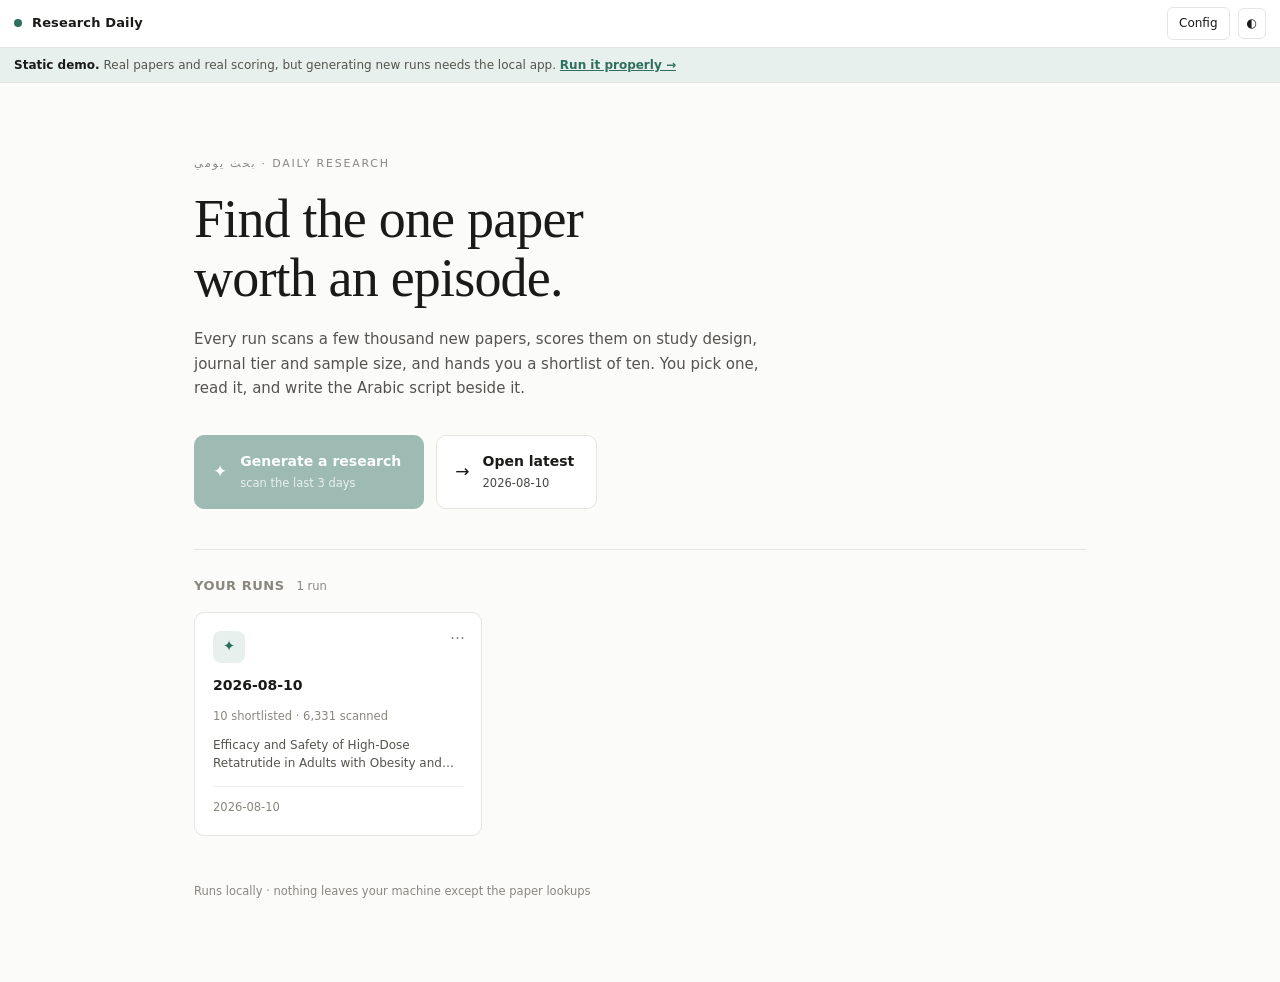
<file: docs/index.html>
<!doctype html>
<html lang="en">
<head>
<meta charset="utf-8">
<meta name="viewport" content="width=device-width, initial-scale=1">
<title>Research Daily — demo</title>
<link rel="stylesheet" href="style.css">
</head>
<body class="home">

<header class="topbar">
  <div class="brand">
    <span class="dot"></span>
    <strong>Research Daily</strong>
  </div>
  <div class="topbar-actions">
    <button id="btnConfig" class="btn ghost">Config</button>
    <button id="btnTheme" class="btn ghost icon" title="Toggle theme">◐</button>
  </div>
</header>

<main class="homewrap">

  <!-- ── hero ────────────────────────────────────────────── -->
  <section class="hero">
    <p class="eyebrow">بحث يومي · daily research</p>
    <h1>Find the one paper<br>worth an episode.</h1>
    <p class="lede">
      Every run scans a few thousand new papers, scores them on study design,
      journal tier and sample size, and hands you a shortlist of ten.
      You pick one, read it, and write the Arabic script beside it.
    </p>

    <div class="herocta">
      <button class="bigbtn" id="btnGenerate">
        <span class="bigbtn-ico">✦</span>
        <span>
          <strong>Generate a research</strong>
          <em id="genHint">scan the last 3 days</em>
        </span>
      </button>
      <button class="bigbtn ghost" id="btnLatest">
        <span class="bigbtn-ico">→</span>
        <span><strong>Open latest</strong><em id="latestHint">—</em></span>
      </button>
    </div>

    <div class="genopts" id="genOpts">
      <label>Days back
        <input id="gDays" class="input small" type="number" value="3" min="1" max="60">
      </label>
      <label>Shortlist size
        <input id="gTop" class="input small" type="number" value="10" min="3" max="60">
      </label>
      <label>Topic
        <select id="gTopic" class="input small">
          <option value="">All topics</option>
          <option value="medicine">Medicine</option>
          <option value="ai_cs">AI / CS</option>
        </select>
      </label>
    </div>

    <pre id="genLog" class="log hidden"></pre>
  </section>

  <!-- ── runs ────────────────────────────────────────────── -->
  <section class="runs">
    <div class="runs-head">
      <h2>Your runs</h2>
      <span id="runsCount" class="muted small"></span>
    </div>
    <div id="runGrid" class="rungrid"></div>
  </section>

  <footer class="homefoot">
    <span class="muted small">Runs locally · nothing leaves your machine except the paper lookups</span>
  </footer>
</main>

<!-- ── card menu ─────────────────────────────────────────── -->
<div class="menu hidden" id="cardMenu">
  <button data-act="open">Open in workspace</button>
  <button data-act="rename">Edit title…</button>
  <button data-act="export">Export JSON</button>
  <button data-act="markdown">Open Markdown</button>
  <button class="danger" data-act="delete">Delete run</button>
</div>

<div class="modal hidden" id="configModal">
  <div class="modalbox wide">
    <h3>Scoring config</h3>
    <p class="muted small">Journal tiers, study-design weights, keywords, exclusions. Applies to the next run.</p>
    <textarea id="configText" class="code" spellcheck="false"></textarea>
    <div class="modalactions">
      <span id="configMsg" class="muted small"></span>
      <div class="spacer"></div>
      <button class="btn ghost" data-close>Cancel</button>
      <button class="btn primary" id="btnSaveConfig">Save</button>
    </div>
  </div>
</div>

<script src="demo-data.js"></script>
<script src="home.js"></script>
</body>
</html>
</file>
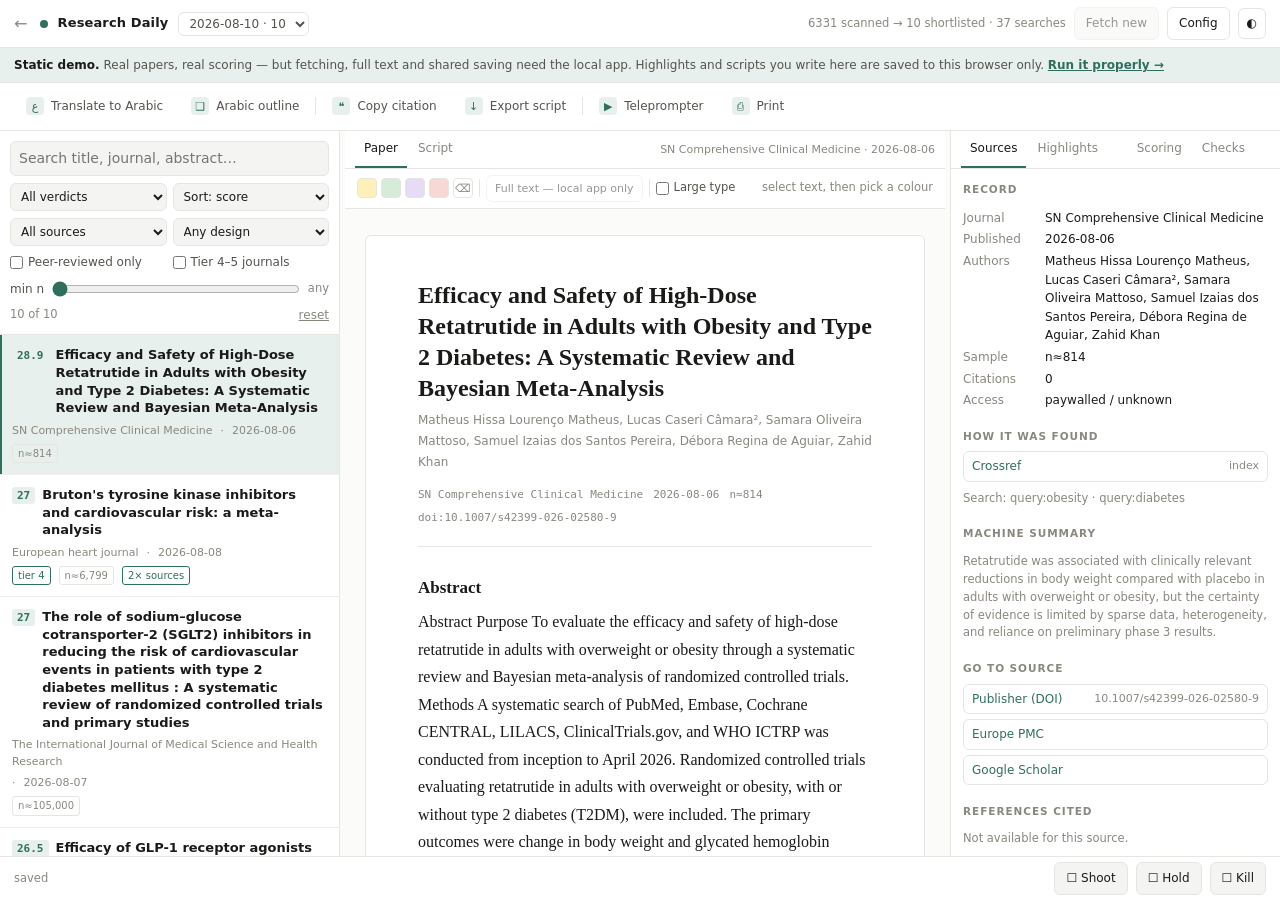
<file: docs/workspace.html>
<!doctype html>
<html lang="en">
<head>
<meta charset="utf-8">
<meta name="viewport" content="width=device-width, initial-scale=1">
<title>Research Daily — demo</title>
<link rel="stylesheet" href="style.css">
</head>
<body>

<header class="topbar">
  <div class="brand">
    <a class="backlink" href="index.html" title="Back to home">←</a>
    <span class="dot"></span>
    <strong>Research Daily</strong>
    <select id="runSelect" class="ghost-select" title="Shortlist run"></select>
  </div>

  <div class="topbar-actions">
    <span id="runStats" class="muted small"></span>
    <button id="btnFetch" class="btn">Fetch new</button>
    <button id="btnConfig" class="btn ghost" title="Edit scoring config">Config</button>
    <button id="btnTheme" class="btn ghost icon" title="Toggle theme">◐</button>
  </div>
</header>

<!-- ── action bar ────────────────────────────────────────── -->
<div class="actionbar" id="actionBar">
  <button class="act" id="actTranslate"><span>ع</span> Translate to Arabic</button>
  <button class="act" id="actOutline"><span>❑</span> Arabic outline</button>
  <div class="sep"></div>
  <button class="act" id="actCite"><span>❝</span> Copy citation</button>
  <button class="act" id="actExport"><span>↓</span> Export script</button>
  <div class="sep"></div>
  <button class="act" id="actPrompter"><span>▶</span> Teleprompter</button>
  <button class="act" id="actPrint"><span>⎙</span> Print</button>
  <div class="spacer"></div>
  <span id="actStatus" class="muted small"></span>
</div>

<main class="layout" id="layout">

  <!-- ── LEFT: shortlist ─────────────────────────────────── -->
  <aside class="pane pane-list" id="paneList">
    <div class="filters">
      <input id="search" class="input" type="search" placeholder="Search title, journal, abstract…">

      <div class="filter-row">
        <select id="fVerdict" class="input small">
          <option value="">All verdicts</option>
          <option value="unset">Undecided</option>
          <option value="shoot">Shoot</option>
          <option value="hold">Hold</option>
          <option value="kill">Kill</option>
        </select>
        <select id="fSort" class="input small">
          <option value="score">Sort: score</option>
          <option value="date">Sort: newest</option>
          <option value="n">Sort: sample size</option>
          <option value="cites">Sort: citations</option>
          <option value="title">Sort: title</option>
        </select>
      </div>

      <div class="filter-row">
        <select id="fSource" class="input small">
          <option value="">All sources</option>
        </select>
        <select id="fDesign" class="input small">
          <option value="">Any design</option>
          <option value="meta-analysis">Meta-analysis</option>
          <option value="systematic review">Systematic review</option>
          <option value="randomi">Randomised trial</option>
          <option value="cohort">Cohort</option>
          <option value="case-control">Case-control</option>
        </select>
      </div>

      <div class="filter-row toggles">
        <label class="chk"><input type="checkbox" id="fNoPreprint"> Peer-reviewed only</label>
        <label class="chk"><input type="checkbox" id="fTier"> Tier 4–5 journals</label>
      </div>

      <div class="filter-row toggles">
        <label class="rangelbl">min n
          <input type="range" id="fMinN" min="0" max="6" step="1" value="0">
          <span id="fMinNVal" class="muted small">any</span>
        </label>
      </div>

      <div class="listmeta">
        <span id="listCount" class="muted small"></span>
        <button id="btnReset" class="linkbtn">reset</button>
      </div>
    </div>

    <div id="list" class="list"></div>
  </aside>

  <div class="gutter" data-resize="list"></div>

  <!-- ── CENTER: document ────────────────────────────────── -->
  <section class="pane pane-doc">
    <div class="doctabs">
      <button class="tab active" data-doc="paper">Paper</button>
      <button class="tab" data-doc="script">Script</button>
      <div class="spacer"></div>
      <div class="docmeta" id="docMeta"></div>
    </div>

    <div class="toolbar" id="paperTools">
      <div class="hlcolors">
        <button class="swatch" data-hl="y" style="--c:var(--hl-y)" title="Highlight — key finding"></button>
        <button class="swatch" data-hl="g" style="--c:var(--hl-g)" title="Highlight — method"></button>
        <button class="swatch" data-hl="p" style="--c:var(--hl-p)" title="Highlight — limitation"></button>
        <button class="swatch" data-hl="r" style="--c:var(--hl-r)" title="Highlight — caution / red flag"></button>
        <button class="swatch clear" data-hl="none" title="Remove highlight">⌫</button>
      </div>
      <div class="sep"></div>
      <button class="btn ghost small" id="btnFulltext">Load full text</button>
      <div class="sep"></div>
      <label class="chk small"><input type="checkbox" id="fontBig"> Large type</label>
      <div class="spacer"></div>
      <span id="hlHint" class="muted small">select text, then pick a colour</span>
    </div>

    <div class="toolbar hidden" id="scriptTools">
      <button class="btn ghost small" data-cmd="bold"><b>B</b></button>
      <button class="btn ghost small" data-cmd="italic"><i>I</i></button>
      <button class="btn ghost small" data-cmd="underline"><u>U</u></button>
      <div class="sep"></div>
      <button class="btn ghost small" data-block="h2">H2</button>
      <button class="btn ghost small" data-block="h3">H3</button>
      <button class="btn ghost small" data-block="p">¶</button>
      <div class="sep"></div>
      <button class="btn ghost small" data-cmd="insertUnorderedList">• list</button>
      <button class="btn ghost small" data-block="blockquote">❝</button>
      <div class="sep"></div>
      <button class="btn ghost small" id="btnRtl" title="Arabic / right-to-left">عربي ⇄</button>
      <button class="btn ghost small" id="btnPullQuotes" title="Insert highlighted lines as quotes">↧ highlights</button>
      <div class="spacer"></div>
      <span id="wordCount" class="muted small"></span>
    </div>

    <div class="docscroll">
      <article id="paperDoc" class="page"></article>
      <article id="scriptDoc" class="page hidden" contenteditable="true" spellcheck="false"></article>
    </div>
  </section>

  <div class="gutter" data-resize="side"></div>

  <!-- ── RIGHT: sources / highlights ─────────────────────── -->
  <aside class="pane pane-side" id="paneSide">
    <div class="sidetabs">
      <button class="tab active" data-side="sources">Sources</button>
      <button class="tab" data-side="highlights">Highlights <span id="hlCount" class="badge"></span></button>
      <button class="tab" data-side="scoring">Scoring</button>
      <button class="tab" data-side="checks">Checks</button>
    </div>
    <div class="sidebody">
      <div class="sideview" data-view="sources"></div>
      <div class="sideview hidden" data-view="highlights"></div>
      <div class="sideview hidden" data-view="scoring"></div>
      <div class="sideview hidden" data-view="checks"></div>
    </div>
  </aside>
</main>

<footer class="verdictbar" id="verdictBar">
  <span class="muted small" id="saveState">saved</span>
  <div class="spacer"></div>
  <button class="btn verdict" data-verdict="shoot">☐ Shoot</button>
  <button class="btn verdict" data-verdict="hold">☐ Hold</button>
  <button class="btn verdict" data-verdict="kill">☐ Kill</button>
</footer>

<!-- ── teleprompter ──────────────────────────────────────── -->
<div class="prompter hidden" id="prompter">
  <div class="prompter-bar">
    <button class="btn ghost small" id="ppPlay">▶ Play</button>
    <label class="rangelbl">speed
      <input type="range" id="ppSpeed" min="1" max="12" step="1" value="4">
    </label>
    <label class="rangelbl">size
      <input type="range" id="ppSize" min="24" max="80" step="2" value="44">
    </label>
    <div class="spacer"></div>
    <span class="muted small">space = play/pause · Esc = close</span>
    <button class="btn ghost small" id="ppClose">✕</button>
  </div>
  <div class="prompter-scroll" id="ppScroll"><div class="prompter-text" id="ppText"></div></div>
</div>

<!-- ── modals ────────────────────────────────────────────── -->
<div class="modal hidden" id="fetchModal">
  <div class="modalbox">
    <h3>Fetch new papers</h3>
    <div class="formrow">
      <label>Lookback days <input id="mDays" class="input small" type="number" value="3" min="1" max="60"></label>
      <label>Shortlist size <input id="mTop" class="input small" type="number" value="10" min="3" max="60"></label>
    </div>
    <div class="formrow">
      <label>Topic
        <select id="mTopic" class="input small">
          <option value="">All enabled topics</option>
          <option value="medicine">medicine</option>
          <option value="ai_cs">ai_cs</option>
        </select>
      </label>
    </div>
    <pre id="fetchLog" class="log"></pre>
    <div class="modalactions">
      <button class="btn ghost" data-close>Close</button>
      <button class="btn primary" id="btnRunFetch">Run</button>
    </div>
  </div>
</div>

<div class="modal hidden" id="configModal">
  <div class="modalbox wide">
    <h3>Scoring config</h3>
    <p class="muted small">Edit and save. Takes effect on the next fetch.</p>
    <textarea id="configText" class="code" spellcheck="false"></textarea>
    <div class="modalactions">
      <span id="configMsg" class="muted small"></span>
      <div class="spacer"></div>
      <button class="btn ghost" data-close>Cancel</button>
      <button class="btn primary" id="btnSaveConfig">Save</button>
    </div>
  </div>
</div>

<script src="demo-data.js"></script>
<script src="app.js"></script>
</body>
</html>
</file>
<file: docs/style.css>
/* Research Daily — minimal workspace
   Paper-first: the document is the only thing with real contrast. */

:root {
  --bg: #fbfbfa;
  --panel: #ffffff;
  --sunken: #f4f4f2;
  --line: #e6e5e1;
  --line-soft: #efeeea;
  --ink: #1a1a18;
  --ink-2: #55534d;
  --ink-3: #8a877f;
  --accent: #2f6f5e;
  --accent-soft: #e8f0ed;
  --danger: #a4463c;
  --warn: #9a6b1f;

  --hl-y: #fdf0b8;
  --hl-g: #d6ecd8;
  --hl-p: #e6dcf5;
  --hl-r: #f8d8d2;

  --doc-w: 760px;
  --radius: 6px;
  --mono: ui-monospace, "SF Mono", "Cascadia Mono", Menlo, Consolas, monospace;
  --sans: ui-sans-serif, system-ui, -apple-system, "Segoe UI", Inter, sans-serif;
  --serif: "Iowan Old Style", "Palatino Linotype", Palatino, Georgia, serif;
}

html[data-theme="dark"] {
  --bg: #16181a;
  --panel: #1c1f21;
  --sunken: #212527;
  --line: #2c3033;
  --line-soft: #24282a;
  --ink: #e7e5e0;
  --ink-2: #a9a69f;
  --ink-3: #77746d;
  --accent: #6fbfa5;
  --accent-soft: #1e2b28;
  --danger: #d98b80;
  --warn: #d9ab61;

  --hl-y: #5a4f1c;
  --hl-g: #21422b;
  --hl-p: #35294d;
  --hl-r: #4d2620;
}

* { box-sizing: border-box; }

html, body {
  height: 100%;
  margin: 0;
}

body {
  background: var(--bg);
  color: var(--ink);
  font: 14px/1.55 var(--sans);
  display: flex;
  flex-direction: column;
  overflow: hidden;
  -webkit-font-smoothing: antialiased;
}

/* ── top bar ─────────────────────────────────────────── */

.topbar {
  flex: 0 0 auto;
  height: 48px;
  display: flex;
  align-items: center;
  gap: 14px;
  padding: 0 14px;
  background: var(--panel);
  border-bottom: 1px solid var(--line);
}

.brand {
  display: flex;
  align-items: center;
  gap: 10px;
  font-size: 13px;
  letter-spacing: .01em;
}

.brand .dot {
  width: 8px; height: 8px;
  border-radius: 50%;
  background: var(--accent);
}

.topbar-actions {
  margin-left: auto;
  display: flex;
  align-items: center;
  gap: 8px;
}

/* shown only on the static demo build */
.demobar {
  flex: 0 0 auto;
  padding: 8px 14px;
  font-size: 12px;
  line-height: 1.5;
  color: var(--ink-2);
  background: var(--accent-soft);
  border-bottom: 1px solid var(--line);
}
.demobar b { color: var(--ink); }
.demobar a { color: var(--accent); font-weight: 550; }

/* ── home ────────────────────────────────────────────── */

body.home { overflow: auto; display: block; }
body.home .topbar { position: sticky; top: 0; z-index: 10; }

.backlink {
  color: var(--ink-3);
  text-decoration: none;
  font-size: 16px;
  line-height: 1;
  padding-right: 2px;
}
.backlink:hover { color: var(--accent); }

.homewrap {
  max-width: 940px;
  margin: 0 auto;
  padding: 0 24px 80px;
}

.hero { padding: 72px 0 40px; }

.eyebrow {
  margin: 0 0 18px;
  font-size: 11px;
  letter-spacing: .16em;
  text-transform: uppercase;
  color: var(--ink-3);
}

.hero h1 {
  margin: 0 0 18px;
  font-family: var(--serif);
  font-size: clamp(34px, 5.5vw, 54px);
  line-height: 1.1;
  font-weight: 500;
  letter-spacing: -.015em;
}

.lede {
  margin: 0 0 34px;
  max-width: 60ch;
  font-size: 15px;
  line-height: 1.65;
  color: var(--ink-2);
}

.herocta { display: flex; flex-wrap: wrap; gap: 12px; }

.bigbtn {
  display: flex;
  align-items: center;
  gap: 13px;
  padding: 15px 22px 15px 18px;
  border: 1px solid var(--accent);
  border-radius: 10px;
  background: var(--accent);
  color: #fff;
  font: inherit;
  text-align: left;
  cursor: pointer;
}
.bigbtn:hover { opacity: .92; }
.bigbtn strong { display: block; font-size: 14px; font-weight: 600; }
.bigbtn em {
  display: block;
  font-style: normal;
  font-size: 11.5px;
  opacity: .8;
  margin-top: 2px;
}
.bigbtn-ico { font-size: 17px; line-height: 1; }

.bigbtn.ghost {
  background: var(--panel);
  border-color: var(--line);
  color: var(--ink);
}
.bigbtn.ghost:hover { border-color: var(--ink-3); }
.bigbtn[disabled] { opacity: .45; cursor: not-allowed; }
.bigbtn.busy { animation: pulse 1.4s ease-in-out infinite; }

@keyframes pulse { 50% { opacity: .62; } }

.genopts {
  display: flex;
  flex-wrap: wrap;
  gap: 16px;
  margin-top: 22px;
}
.genopts label {
  display: flex;
  align-items: center;
  gap: 7px;
  font-size: 12px;
  color: var(--ink-3);
}
.genopts .input { width: 92px; }

#genLog { margin-top: 20px; max-height: 220px; }

/* ── run cards ───────────────────────────────────────── */

.runs { padding-top: 26px; border-top: 1px solid var(--line); }

.runs-head {
  display: flex;
  align-items: baseline;
  gap: 12px;
  margin-bottom: 16px;
}
.runs-head h2 {
  margin: 0;
  font-size: 13px;
  font-weight: 600;
  letter-spacing: .04em;
  text-transform: uppercase;
  color: var(--ink-3);
}

.rungrid {
  display: grid;
  grid-template-columns: repeat(auto-fill, minmax(224px, 1fr));
  gap: 14px;
}

.runcard {
  position: relative;
  padding: 18px;
  border: 1px solid var(--line);
  border-radius: 10px;
  background: var(--panel);
  cursor: pointer;
  transition: border-color .12s, transform .12s;
}
.runcard:hover {
  border-color: var(--accent);
  transform: translateY(-2px);
}
.runcard h3 {
  margin: 12px 0 5px;
  font-size: 14px;
  font-weight: 600;
}
.runcard-ico {
  width: 32px; height: 32px;
  display: grid;
  place-items: center;
  border-radius: 8px;
  background: var(--accent-soft);
  color: var(--accent);
  font-size: 15px;
}
.runcard-top {
  margin: 10px 0 0;
  font-size: 12px;
  line-height: 1.45;
  color: var(--ink-2);
  display: -webkit-box;
  -webkit-line-clamp: 2;
  -webkit-box-orient: vertical;
  overflow: hidden;
}
.runcard-foot {
  display: flex;
  align-items: center;
  justify-content: space-between;
  gap: 8px;
  margin-top: 14px;
  padding-top: 12px;
  border-top: 1px solid var(--line-soft);
}
.runcard-more {
  position: absolute;
  top: 12px; right: 10px;
  border: 0;
  background: none;
  color: var(--ink-3);
  font-size: 15px;
  line-height: 1;
  padding: 4px 6px;
  border-radius: 5px;
  cursor: pointer;
}
.runcard-more:hover { background: var(--sunken); color: var(--ink); }

.emptycard {
  grid-column: 1 / -1;
  padding: 40px 20px;
  text-align: center;
  border: 1px dashed var(--line);
  border-radius: 10px;
}
.emptycard p { margin: 0 0 6px; }

.homefoot { margin-top: 44px; }

/* ── card menu ───────────────────────────────────────── */

.menu {
  position: absolute;
  z-index: 60;
  min-width: 178px;
  padding: 5px;
  background: var(--panel);
  border: 1px solid var(--line);
  border-radius: 8px;
  box-shadow: 0 10px 30px rgba(0,0,0,.16);
}
.menu button {
  display: block;
  width: 100%;
  text-align: left;
  padding: 7px 10px;
  border: 0;
  border-radius: 5px;
  background: none;
  color: var(--ink);
  font: inherit;
  font-size: 12.5px;
  cursor: pointer;
}
.menu button:hover { background: var(--sunken); }
.menu button.danger { color: var(--danger); }
.menu button[disabled] { opacity: .4; cursor: not-allowed; }

/* ── action bar ──────────────────────────────────────── */

.actionbar {
  flex: 0 0 auto;
  display: flex;
  align-items: center;
  gap: 4px;
  padding: 7px 14px;
  background: var(--panel);
  border-bottom: 1px solid var(--line);
}

.act {
  display: inline-flex;
  align-items: center;
  gap: 7px;
  padding: 6px 11px;
  border: 1px solid transparent;
  border-radius: var(--radius);
  background: none;
  color: var(--ink-2);
  font: inherit;
  font-size: 12px;
  cursor: pointer;
  white-space: nowrap;
}
.act:hover { background: var(--sunken); color: var(--ink); border-color: var(--line); }
.act[disabled] { opacity: .45; cursor: not-allowed; }
.act span {
  display: inline-grid;
  place-items: center;
  width: 18px; height: 18px;
  border-radius: 4px;
  background: var(--accent-soft);
  color: var(--accent);
  font-size: 11px;
}

/* ── teleprompter ────────────────────────────────────── */

.prompter {
  position: fixed;
  inset: 0;
  z-index: 80;
  background: #0b0c0d;
  display: flex;
  flex-direction: column;
}

.prompter-bar {
  flex: 0 0 auto;
  display: flex;
  align-items: center;
  gap: 14px;
  padding: 10px 16px;
  background: #141618;
  border-bottom: 1px solid #23262a;
  color: #cfcdc7;
}
.prompter-bar .btn { background: #23262a; border-color: #33373c; color: #e8e6e1; }
.prompter-bar .rangelbl { width: auto; color: #8d8a84; }

.prompter-scroll {
  flex: 1 1 auto;
  overflow-y: auto;
  scrollbar-width: none;
}
.prompter-scroll::-webkit-scrollbar { display: none; }

.prompter-text {
  max-width: 20ch;
  margin: 45vh auto;
  padding: 0 4vw;
  color: #f2f0ea;
  font-family: var(--sans);
  font-weight: 500;
  line-height: 1.5;
  white-space: pre-wrap;
  text-align: center;
}

@media print {
  .topbar, .actionbar, .pane-list, .pane-side, .gutter,
  .doctabs, .toolbar, .verdictbar, .modal, .prompter { display: none !important; }
  .layout { display: block; }
  .docscroll { overflow: visible; padding: 0; }
  .page { border: 0; max-width: none; }
}

/* ── layout ──────────────────────────────────────────── */

.layout {
  flex: 1 1 auto;
  display: grid;
  grid-template-columns: 340px 5px minmax(0, 1fr) 5px 330px;
  min-height: 0;
}

.pane {
  min-width: 0;
  min-height: 0;
  display: flex;
  flex-direction: column;
  background: var(--panel);
}

.pane-list { border-right: 1px solid var(--line); }
.pane-side { border-left: 1px solid var(--line); }
.pane-doc  { background: var(--bg); }

.gutter {
  cursor: col-resize;
  background: transparent;
}
.gutter:hover { background: var(--accent-soft); }

/* ── filters ─────────────────────────────────────────── */

.filters {
  flex: 0 0 auto;
  padding: 10px;
  border-bottom: 1px solid var(--line);
  display: flex;
  flex-direction: column;
  gap: 7px;
}

.filter-row { display: flex; gap: 6px; }
.filter-row > * { flex: 1 1 0; min-width: 0; }
.toggles { align-items: center; }

.input {
  width: 100%;
  padding: 6px 8px;
  font: inherit;
  color: var(--ink);
  background: var(--sunken);
  border: 1px solid var(--line);
  border-radius: var(--radius);
  outline: none;
}
.input:focus { border-color: var(--accent); }
.input.small { font-size: 12px; padding: 5px 6px; }

.ghost-select {
  font: inherit;
  font-size: 12px;
  color: var(--ink-2);
  background: transparent;
  border: 1px solid var(--line);
  border-radius: var(--radius);
  padding: 3px 6px;
  outline: none;
}

.chk {
  display: flex;
  align-items: center;
  gap: 5px;
  font-size: 12px;
  color: var(--ink-2);
  cursor: pointer;
  white-space: nowrap;
}
.chk input { accent-color: var(--accent); margin: 0; }

.rangelbl {
  display: flex;
  align-items: center;
  gap: 6px;
  font-size: 12px;
  color: var(--ink-2);
  width: 100%;
}
.rangelbl input[type=range] { flex: 1; accent-color: var(--accent); }

.listmeta {
  display: flex;
  align-items: center;
  justify-content: space-between;
}

.linkbtn {
  background: none;
  border: 0;
  color: var(--ink-3);
  font: inherit;
  font-size: 12px;
  cursor: pointer;
  text-decoration: underline;
  padding: 0;
}
.linkbtn:hover { color: var(--accent); }

/* ── list ────────────────────────────────────────────── */

.list { flex: 1 1 auto; overflow-y: auto; }

.card {
  padding: 11px 12px;
  border-bottom: 1px solid var(--line-soft);
  cursor: pointer;
  position: relative;
}
.card:hover { background: var(--sunken); }
.card.sel { background: var(--accent-soft); }
.card.sel::before {
  content: "";
  position: absolute;
  left: 0; top: 0; bottom: 0;
  width: 2px;
  background: var(--accent);
}

.card-top {
  display: flex;
  align-items: baseline;
  gap: 7px;
  margin-bottom: 4px;
}

.score {
  font: 600 11px/1 var(--mono);
  color: var(--accent);
  background: var(--accent-soft);
  padding: 3px 5px;
  border-radius: 3px;
  flex: 0 0 auto;
}

.card h4 {
  margin: 0;
  font-size: 13px;
  font-weight: 550;
  line-height: 1.35;
}

.card-sub {
  margin-top: 5px;
  font-size: 11px;
  color: var(--ink-3);
  display: flex;
  flex-wrap: wrap;
  gap: 4px 8px;
}

.pill {
  font-size: 10px;
  padding: 1px 5px;
  border-radius: 3px;
  border: 1px solid var(--line);
  color: var(--ink-3);
}
.pill.warn    { color: var(--warn);   border-color: var(--warn); }
.pill.shoot   { color: var(--accent); border-color: var(--accent); }
.pill.hold    { color: var(--warn);   border-color: var(--warn); }
.pill.kill    { color: var(--danger); border-color: var(--danger); }
.pill.tier    { color: var(--accent); border-color: var(--accent); }

.card.killed { opacity: .45; }

/* ── document ────────────────────────────────────────── */

.doctabs, .sidetabs {
  flex: 0 0 auto;
  display: flex;
  align-items: center;
  gap: 2px;
  padding: 0 10px;
  height: 38px;
  border-bottom: 1px solid var(--line);
  background: var(--panel);
}

.tab {
  background: none;
  border: 0;
  border-bottom: 2px solid transparent;
  color: var(--ink-3);
  font: inherit;
  font-size: 12px;
  padding: 9px 9px 8px;
  cursor: pointer;
  white-space: nowrap;
}
.tab:hover { color: var(--ink); }
.tab.active { color: var(--ink); border-bottom-color: var(--accent); }

.docmeta {
  font-size: 11px;
  color: var(--ink-3);
  overflow: hidden;
  text-overflow: ellipsis;
  white-space: nowrap;
  max-width: 50%;
}

.toolbar {
  flex: 0 0 auto;
  display: flex;
  align-items: center;
  gap: 6px;
  padding: 6px 12px;
  border-bottom: 1px solid var(--line);
  background: var(--panel);
}

.sep { width: 1px; height: 18px; background: var(--line); }
.spacer { flex: 1 1 auto; }

.hlcolors { display: flex; gap: 4px; }

.swatch {
  width: 20px; height: 20px;
  border-radius: 4px;
  border: 1px solid var(--line);
  background: var(--c);
  cursor: pointer;
  padding: 0;
}
.swatch:hover { transform: scale(1.1); }
.swatch.clear {
  background: transparent;
  color: var(--ink-3);
  font-size: 11px;
}

.docscroll {
  flex: 1 1 auto;
  overflow-y: auto;
  padding: 26px 20px 90px;
}

.page {
  max-width: var(--doc-w);
  margin: 0 auto;
  background: var(--panel);
  border: 1px solid var(--line);
  border-radius: var(--radius);
  padding: 44px 52px 60px;
  font-family: var(--serif);
  font-size: 16px;
  line-height: 1.72;
  color: var(--ink);
  min-height: 60vh;
  outline: none;
}
.page.big { font-size: 18px; line-height: 1.8; }

.page h1 {
  font-size: 24px;
  line-height: 1.3;
  margin: 0 0 6px;
  font-weight: 600;
}
.page h2 { font-size: 17px; margin: 26px 0 6px; font-weight: 600; }
.page h3 { font-size: 15px; margin: 20px 0 4px; font-weight: 600; color: var(--ink-2); }
.page p  { margin: 0 0 14px; }
.page blockquote {
  margin: 14px 0;
  padding: 4px 0 4px 16px;
  border-left: 2px solid var(--accent);
  color: var(--ink-2);
  font-style: italic;
}
.page[dir="rtl"] { text-align: right; font-family: "Segoe UI", Tahoma, var(--sans); }
.page[dir="rtl"] blockquote { border-left: 0; border-right: 2px solid var(--accent); padding: 4px 16px 4px 0; }

.byline {
  font-family: var(--sans);
  font-size: 12px;
  color: var(--ink-3);
  margin: 0 0 4px;
}
.paperhead {
  border-bottom: 1px solid var(--line);
  padding-bottom: 18px;
  margin-bottom: 22px;
}
.paperhead .meta {
  font-family: var(--mono);
  font-size: 11px;
  color: var(--ink-3);
  margin-top: 8px;
  display: flex;
  flex-wrap: wrap;
  gap: 4px 10px;
}

.flagbox {
  font-family: var(--sans);
  font-size: 12.5px;
  padding: 9px 12px;
  border-radius: var(--radius);
  border: 1px solid var(--warn);
  color: var(--warn);
  margin: 0 0 18px;
}

mark {
  background: var(--hl-y);
  color: inherit;
  padding: 1px 0;
  border-radius: 2px;
  cursor: pointer;
}
mark[data-c="g"] { background: var(--hl-g); }
mark[data-c="p"] { background: var(--hl-p); }
mark[data-c="r"] { background: var(--hl-r); }
mark.focus { outline: 2px solid var(--accent); }

.empty {
  max-width: var(--doc-w);
  margin: 60px auto;
  text-align: center;
  color: var(--ink-3);
  font-size: 13px;
  font-family: var(--sans);
}

/* ── side panel ──────────────────────────────────────── */

.sidebody { flex: 1 1 auto; overflow-y: auto; padding: 12px; }

.badge {
  display: inline-block;
  min-width: 15px;
  font: 500 10px/15px var(--mono);
  text-align: center;
  background: var(--sunken);
  border-radius: 8px;
  padding: 0 4px;
  color: var(--ink-3);
}

.srcblock { margin-bottom: 18px; }
.srcblock h5 {
  margin: 0 0 7px;
  font-size: 10.5px;
  letter-spacing: .09em;
  text-transform: uppercase;
  color: var(--ink-3);
  font-weight: 600;
}

.kv {
  display: grid;
  grid-template-columns: 74px 1fr;
  gap: 3px 8px;
  font-size: 12px;
}
.kv dt { color: var(--ink-3); }
.kv dd { margin: 0; word-break: break-word; }

.linklist { display: flex; flex-direction: column; gap: 5px; }
.linklist a {
  font-size: 12px;
  color: var(--accent);
  text-decoration: none;
  padding: 5px 8px;
  border: 1px solid var(--line);
  border-radius: var(--radius);
  display: flex;
  justify-content: space-between;
}
.linklist a:hover { background: var(--sunken); }
.linklist a span { color: var(--ink-3); font-size: 11px; }

.ref {
  font-size: 11.5px;
  line-height: 1.45;
  padding: 7px 0;
  border-bottom: 1px solid var(--line-soft);
  color: var(--ink-2);
}
.ref b { color: var(--ink); font-weight: 550; }
.ref a { color: var(--accent); text-decoration: none; }

.hlitem {
  border-left: 3px solid var(--hl-y);
  background: var(--sunken);
  padding: 8px 10px;
  margin-bottom: 8px;
  border-radius: 0 var(--radius) var(--radius) 0;
  font-size: 12px;
  line-height: 1.5;
  cursor: pointer;
}
.hlitem[data-c="g"] { border-left-color: var(--hl-g); }
.hlitem[data-c="p"] { border-left-color: var(--hl-p); }
.hlitem[data-c="r"] { border-left-color: var(--hl-r); }
.hlitem:hover { background: var(--accent-soft); }

.reasonline {
  font-size: 12px;
  padding: 6px 0;
  border-bottom: 1px solid var(--line-soft);
  color: var(--ink-2);
}

.check {
  display: flex;
  gap: 8px;
  align-items: flex-start;
  font-size: 12.5px;
  padding: 8px 0;
  border-bottom: 1px solid var(--line-soft);
  color: var(--ink-2);
  cursor: pointer;
}
.check input { accent-color: var(--accent); margin-top: 3px; }
.check.done { color: var(--ink-3); text-decoration: line-through; }

/* ── verdict bar ─────────────────────────────────────── */

.verdictbar {
  flex: 0 0 auto;
  height: 44px;
  display: flex;
  align-items: center;
  gap: 8px;
  padding: 0 14px;
  background: var(--panel);
  border-top: 1px solid var(--line);
}

/* ── buttons ─────────────────────────────────────────── */

.btn {
  font: inherit;
  font-size: 12px;
  padding: 6px 11px;
  border-radius: var(--radius);
  border: 1px solid var(--line);
  background: var(--sunken);
  color: var(--ink);
  cursor: pointer;
  white-space: nowrap;
}
.btn:hover { border-color: var(--ink-3); }
.btn.ghost { background: transparent; }
.btn.small { font-size: 11px; padding: 4px 8px; }
.btn.icon { padding: 5px 8px; }
.btn.primary { background: var(--accent); border-color: var(--accent); color: #fff; }
.btn.primary:hover { opacity: .9; }
.btn[disabled] { opacity: .45; cursor: not-allowed; }

.btn.verdict.on[data-verdict="shoot"] { background: var(--accent); border-color: var(--accent); color: #fff; }
.btn.verdict.on[data-verdict="hold"]  { background: var(--warn);   border-color: var(--warn);   color: #fff; }
.btn.verdict.on[data-verdict="kill"]  { background: var(--danger); border-color: var(--danger); color: #fff; }

/* ── modal ───────────────────────────────────────────── */

.modal {
  position: fixed;
  inset: 0;
  background: rgba(0,0,0,.35);
  display: flex;
  align-items: center;
  justify-content: center;
  z-index: 50;
}

.modalbox {
  background: var(--panel);
  border: 1px solid var(--line);
  border-radius: 8px;
  padding: 20px;
  width: 440px;
  max-width: 92vw;
  box-shadow: 0 18px 50px rgba(0,0,0,.18);
}
.modalbox.wide { width: 720px; }
.modalbox h3 { margin: 0 0 4px; font-size: 15px; font-weight: 600; }
.modalbox p { margin: 0 0 12px; }

.formrow { display: flex; gap: 12px; margin: 12px 0; }
.formrow label {
  flex: 1;
  font-size: 12px;
  color: var(--ink-2);
  display: flex;
  flex-direction: column;
  gap: 4px;
}

.modalactions {
  display: flex;
  align-items: center;
  gap: 8px;
  margin-top: 14px;
}

.log, .code {
  width: 100%;
  background: var(--sunken);
  border: 1px solid var(--line);
  border-radius: var(--radius);
  font: 11px/1.6 var(--mono);
  color: var(--ink-2);
  padding: 10px;
  margin: 0;
  overflow: auto;
  white-space: pre-wrap;
}
.log { max-height: 190px; min-height: 60px; }
.code { height: 50vh; resize: vertical; color: var(--ink); }

/* ── util ────────────────────────────────────────────── */

.muted { color: var(--ink-3); }
.small { font-size: 11.5px; }
.hidden { display: none !important; }

::-webkit-scrollbar { width: 10px; height: 10px; }
::-webkit-scrollbar-thumb {
  background: var(--line);
  border-radius: 6px;
  border: 3px solid var(--panel);
}
::-webkit-scrollbar-thumb:hover { background: var(--ink-3); }

@media (max-width: 1180px) {
  .layout { grid-template-columns: 280px 5px minmax(0,1fr) 5px 280px; }
  .page { padding: 32px 30px 44px; }
}
</file>
